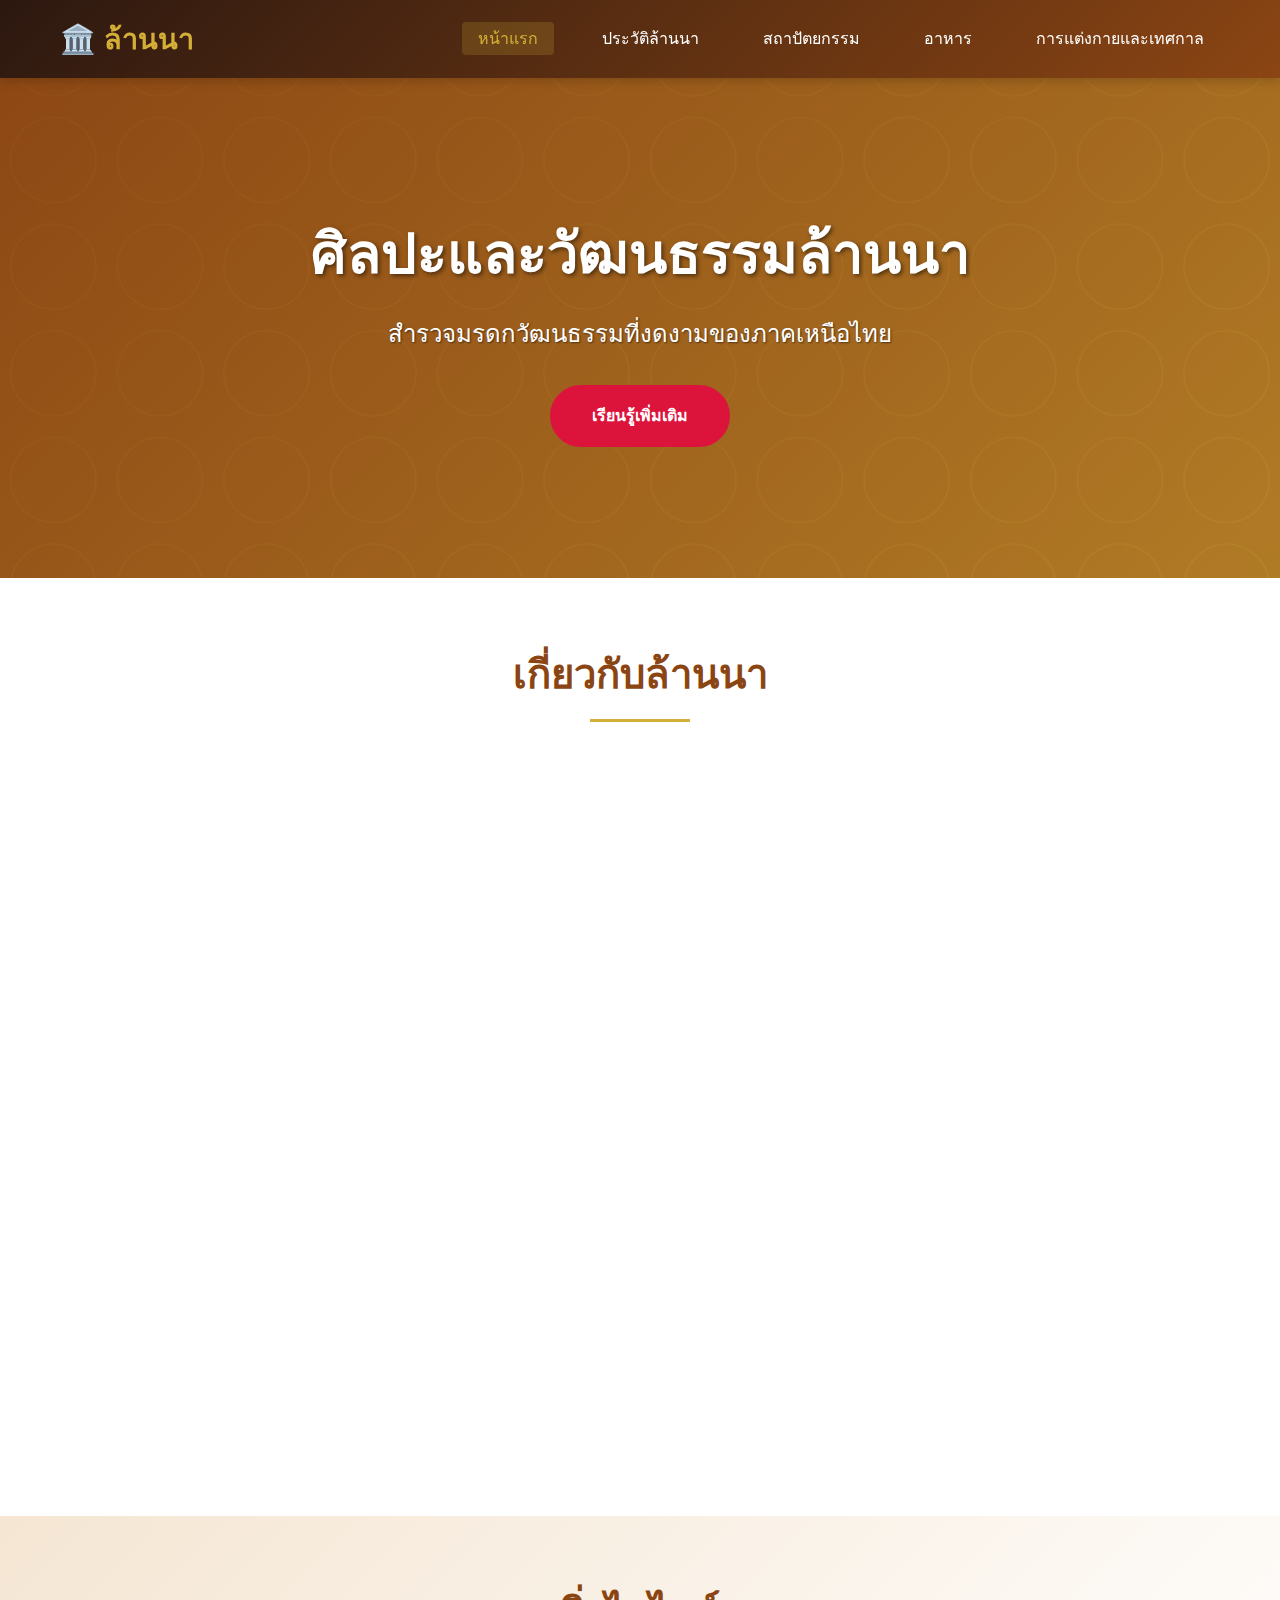
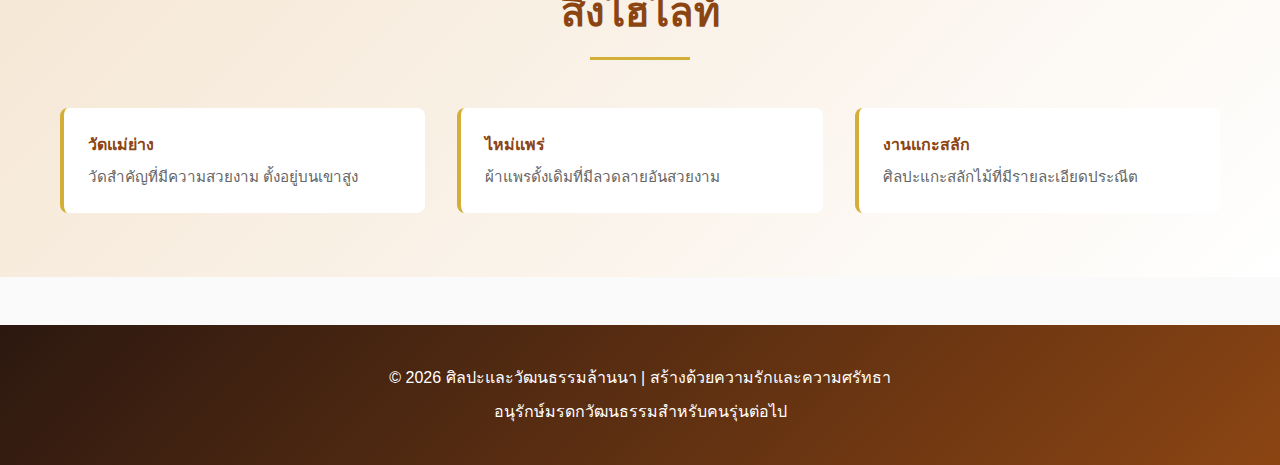
<file: index.html>
<!DOCTYPE html>
<html lang="th">
<head>
    <meta charset="UTF-8">
    <meta name="viewport" content="width=device-width, initial-scale=1.0">
    <title>ศิลปะวัฒนธรรมล้านนา - Lanna Arts & Culture</title>
    <link rel="stylesheet" href="styles.css">
</head>
<body>
    <!-- Navigation Bar -->
    <nav class="navbar">
        <div class="nav-container">
            <div class="logo">🏛️ ล้านนา</div>
            <ul class="nav-links">
                <li><a href="index.html" class="active">หน้าแรก</a></li>
                <li><a href="history.html">ประวัติล้านนา</a></li>
                <li><a href="architecture.html">สถาปัตยกรรม</a></li>
                <li><a href="food.html">อาหาร</a></li>
                <li><a href="festivals.html">การแต่งกายและเทศกาล</a></li>
                
                
            </ul>
            <div class="hamburger">
                <span></span>
                <span></span>
                <span></span>
            </div>
        </div>
    </nav>

    <!-- Hero Section -->
    <section class="hero">
        <div class="hero-content">
            <h1>ศิลปะและวัฒนธรรมล้านนา</h1>
            <p>สำรวจมรดกวัฒนธรรมที่งดงามของภาคเหนือไทย</p>
            <a href="#about" class="cta-button">เรียนรู้เพิ่มเติม</a>
        </div>
    </section>

    <!-- Featured Section -->
    <section id="about" class="featured">
        <div class="container">
            <h2>เกี่ยวกับล้านนา</h2>
            <div class="featured-grid">
                <div class="featured-card">
                    <div class="card-icon">🏛️</div>
                    <h3>ประวัติล้านนา</h3>
                    <p>สำรวจประวัติศาสตร์อันยาวนานของดินแดนลำนาและการเจริญเติบโตทางด้านศาสนา วัฒนธรรม</p>
                    <a href="history.html" class="card-link">ดูเพิ่มเติม →</a>
                </div>
                <div class="featured-card">
                    <div class="card-icon">🎨</div>
                      <h3>สถาปัตยกรรม</h3>
                    <p>ศิลปะการออกแบบและสร้างสรรค์วัด บ้านไม้เก่า และสิ่งปลูกสร้างดั้งเดิม</p>
                    <a href="architecture.html" class="card-link">ดูเพิ่มเติม →</a>
                </div>
                <div class="featured-card">
                    <div class="card-icon">🍜</div>
                    <h3>อาหาร</h3>
                    <p>อาหารพื้นบ้านและสูตรอาหารที่มีประเพณีในล้านนา</p>
                    <a href="food.html" class="card-link">ดูเพิ่มเติม →</a>

                </div>
                <div class="featured-card">
                    <div class="card-icon">🎉</div>
                    <h3>การแต่งกายและเทศกาล</h3>
                    <p>ประเพณีและงานเทศกาลที่สะท้อนความเชื่อและค่านิยมของล้านนา</p>
                    <a href="festivals.html" class="card-link">ดูเพิ่มเติม →</a>
                </div>
            </div>
        </div>
    </section>

    <!-- Highlights Section -->
    <section class="highlights">
        <div class="container">
            <h2>สิ่งไฮไลท์</h2>
            <div class="highlights-grid">
                <div class="highlight-item">
                    <h4>วัดแม่ย่าง</h4>
                    <p>วัดสำคัญที่มีความสวยงาม ตั้งอยู่บนเขาสูง</p>
                </div>
                <div class="highlight-item">
                    <h4>ไหม่แพร่</h4>
                    <p>ผ้าแพรดั้งเดิมที่มีลวดลายอันสวยงาม</p>
                </div>
                <div class="highlight-item">
                    <h4>งานแกะสลัก</h4>
                    <p>ศิลปะแกะสลักไม้ที่มีรายละเอียดประณีต</p>
                </div>
                
            </div>
        </div>
    </section>

    <!-- Footer -->
    <footer class="footer">
        <div class="container">
            <p>&copy; 2026 ศิลปะและวัฒนธรรมล้านนา | สร้างด้วยความรักและความศรัทธา</p>
            <p>อนุรักษ์มรดกวัฒนธรรมสำหรับคนรุ่นต่อไป</p>
        </div>
    </footer>

    <script src="script.js"></script>
</body>
</html>
</file>
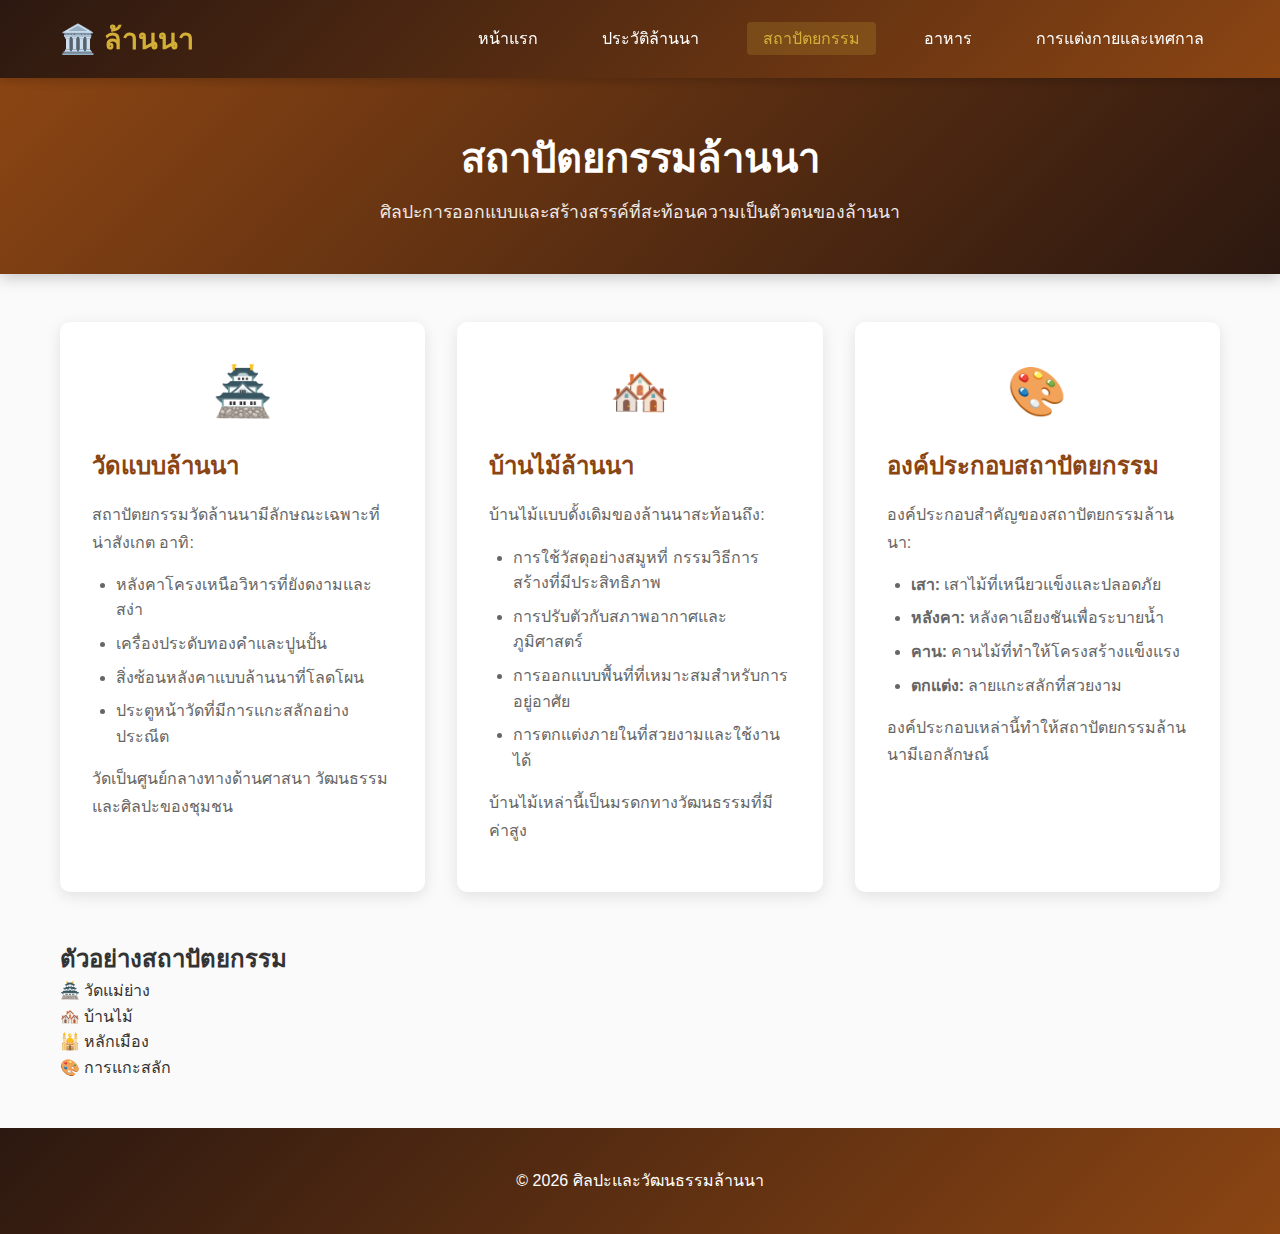
<file: architecture.html>
<!DOCTYPE html>
<html lang="th">
<head>
    <meta charset="UTF-8">
    <meta name="viewport" content="width=device-width, initial-scale=1.0">
    <title>สถาปัตยกรรมล้านนา</title>
    <link rel="stylesheet" href="styles.css">
</head>
<body>
    <!-- Navigation Bar -->
    <nav class="navbar">
        <div class="nav-container">
            <div class="logo">🏛️ ล้านนา</div>
            <ul class="nav-links">
                <li><a href="index.html" class="active">หน้าแรก</a></li>
                <li><a href="history.html">ประวัติล้านนา</a></li>
                <li><a href="architecture.html">สถาปัตยกรรม</a></li>
                <li><a href="food.html">อาหาร</a></li>
                <li><a href="festivals.html">การแต่งกายและเทศกาล</a></li>
                
                
            </ul>
            <div class="hamburger">
                <span></span>
                <span></span>
                <span></span>
            </div>
        </div>
    </nav>

    <!-- Page Header -->
    <section class="page-header">
        <h1>สถาปัตยกรรมล้านนา</h1>
        <p>ศิลปะการออกแบบและสร้างสรรค์ที่สะท้อนความเป็นตัวตนของล้านนา</p>
    </section>

    <!-- Main Content -->
    <section class="content">
        <div class="container">
            <div class="content-grid">
                <article class="article-card">
                    <div class="article-image">🏯</div>
                    <h2>วัดแบบล้านนา</h2>
                    <p>สถาปัตยกรรมวัดล้านนามีลักษณะเฉพาะที่น่าสังเกต อาทิ:</p>
                    <ul>
                        <li>หลังคาโครงเหนือวิหารที่ยังดงามและสง่า</li>
                        <li>เครื่องประดับทองคำและปูนปั้น</li>
                        <li>สิ่งซ้อนหลังคาแบบล้านนาที่โลดโผน</li>
                        <li>ประตูหน้าวัดที่มีการแกะสลักอย่างประณีต</li>
                    </ul>
                    <p>วัดเป็นศูนย์กลางทางด้านศาสนา วัฒนธรรม และศิลปะของชุมชน</p>
                </article>

                <article class="article-card">
                    <div class="article-image">🏘️</div>
                    <h2>บ้านไม้ล้านนา</h2>
                    <p>บ้านไม้แบบดั้งเดิมของล้านนาสะท้อนถึง:</p>
                    <ul>
                        <li>การใช้วัสดุอย่างสมูหที่ กรรมวิธีการสร้างที่มีประสิทธิภาพ</li>
                        <li>การปรับตัวกับสภาพอากาศและภูมิศาสตร์</li>
                        <li>การออกแบบพื้นที่ที่เหมาะสมสำหรับการอยู่อาศัย</li>
                        <li>การตกแต่งภายในที่สวยงามและใช้งานได้</li>
                    </ul>
                    <p>บ้านไม้เหล่านี้เป็นมรดกทางวัฒนธรรมที่มีค่าสูง</p>
                </article>


                <article class="article-card">
                    <div class="article-image">🎨</div>
                    <h2>องค์ประกอบสถาปัตยกรรม</h2>
                    <p>องค์ประกอบสำคัญของสถาปัตยกรรมล้านนา:</p>
                    <ul>
                        <li><strong>เสา:</strong> เสาไม้ที่เหนียวแข็งและปลอดภัย</li>
                        <li><strong>หลังคา:</strong> หลังคาเอียงชันเพื่อระบายน้ำ</li>
                        <li><strong>คาน:</strong> คานไม้ที่ทำให้โครงสร้างแข็งแรง</li>
                        <li><strong>ตกแต่ง:</strong> ลายแกะสลักที่สวยงาม</li>
                    </ul>
                    <p>องค์ประกอบเหล่านี้ทำให้สถาปัตยกรรมล้านนามีเอกลักษณ์</p>
                </article>
            </div>
        </div>
    </section>

    <!-- Gallery Preview -->
    <section class="gallery-preview">
        <div class="container">
            <h2>ตัวอย่างสถาปัตยกรรม</h2>
            <div class="image-grid">
                <div class="image-item">🏯 วัดแม่ย่าง</div>
                <div class="image-item">🏘️ บ้านไม้</div>
                <div class="image-item">🕌 หลักเมือง</div>
                <div class="image-item">🎨 การแกะสลัก</div>
            </div>
        </div>
    </section>

    <!-- Footer -->
    <footer class="footer">
        <div class="container">
            <p>&copy; 2026 ศิลปะและวัฒนธรรมล้านนา</p>
        </div>
    </footer>

    <script src="script.js"></script>
</body>
</html>
</file>
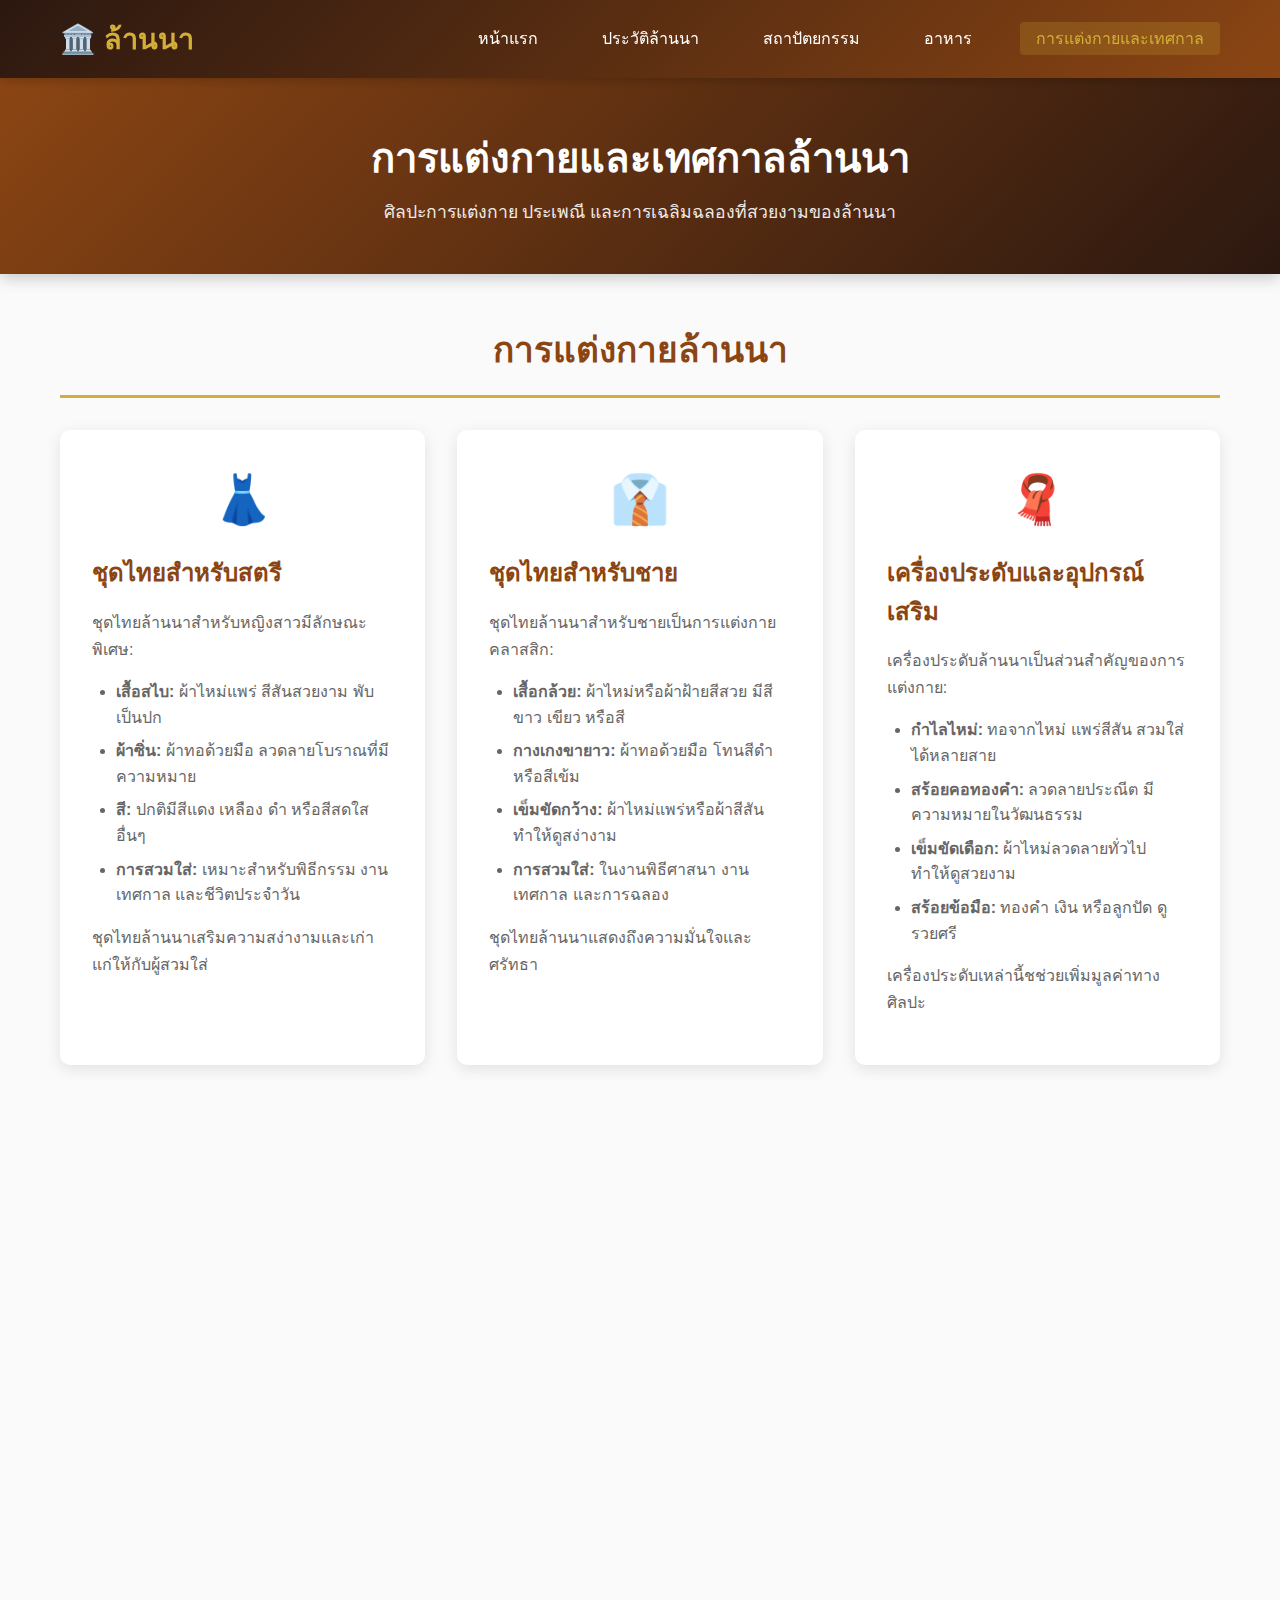
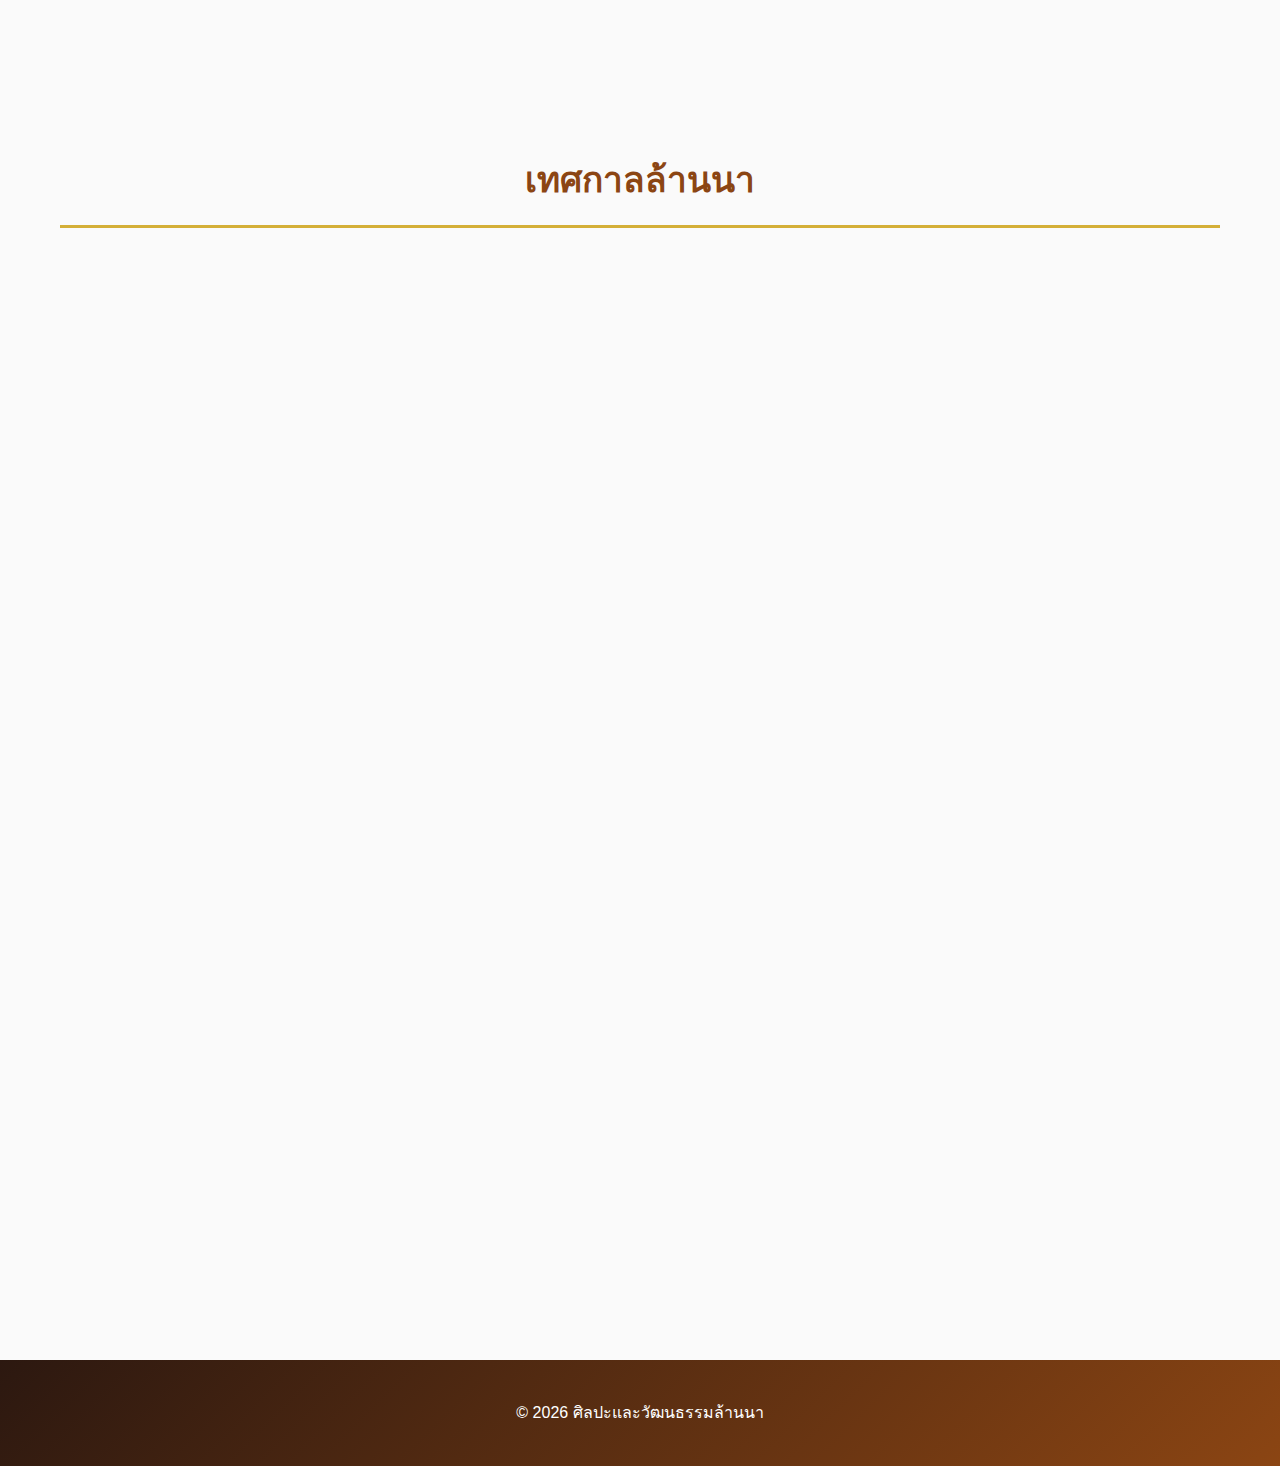
<file: festivals.html>
<!DOCTYPE html>
<html lang="th">
<head>
    <meta charset="UTF-8">
    <meta name="viewport" content="width=device-width, initial-scale=1.0">
    <title>การแต่งกายและเทศกาลล้านนา</title>
    <link rel="stylesheet" href="styles.css">
</head>
<body>
    <!-- Navigation Bar -->
    <nav class="navbar">
        <div class="nav-container">
            <div class="logo">🏛️ ล้านนา</div>
            <ul class="nav-links">
                <li><a href="index.html" class="active">หน้าแรก</a></li>
                <li><a href="history.html">ประวัติล้านนา</a></li>
                <li><a href="architecture.html">สถาปัตยกรรม</a></li>
                <li><a href="food.html">อาหาร</a></li>
                <li><a href="festivals.html">การแต่งกายและเทศกาล</a></li>
                
            </ul>
            <div class="hamburger">
                <span></span>
                <span></span>
                <span></span>
            </div>
        </div>
    </nav>

    <!-- Page Header -->
    <section class="page-header">
        <h1>การแต่งกายและเทศกาลล้านนา</h1>
        <p>ศิลปะการแต่งกาย ประเพณี และการเฉลิมฉลองที่สวยงามของล้านนา</p>
    </section>

    <!-- Main Content -->
    <section class="content">
        <div class="container">
            <!-- Section 1: Clothing -->
            <div style="margin-bottom: 3rem;">
                <h2 style="text-align: center; font-size: 2.2rem; color: #8B4513; margin-bottom: 2rem; border-bottom: 3px solid #D4AF37; padding-bottom: 1rem;">การแต่งกายล้านนา</h2>
                <div class="content-grid">
                    <article class="article-card">
                        <div class="article-image">👗</div>
                        <h2>ชุดไทยสำหรับสตรี</h2>
                        <p>ชุดไทยล้านนาสำหรับหญิงสาวมีลักษณะพิเศษ:</p>
                        <ul>
                            <li><strong>เสื้อสไบ:</strong> ผ้าไหม่แพร่ สีสันสวยงาม พับเป็นปก</li>
                            <li><strong>ผ้าซิ่น:</strong> ผ้าทอด้วยมือ ลวดลายโบราณที่มีความหมาย</li>
                            <li><strong>สี:</strong> ปกติมีสีแดง เหลือง ดำ หรือสีสดใสอื่นๆ</li>
                            <li><strong>การสวมใส่:</strong> เหมาะสำหรับพิธีกรรม งานเทศกาล และชีวิตประจำวัน</li>
                        </ul>
                        <p>ชุดไทยล้านนาเสริมความสง่างามและเก่าแก่ให้กับผู้สวมใส่</p>
                    </article>

                    <article class="article-card">
                        <div class="article-image">👔</div>
                        <h2>ชุดไทยสำหรับชาย</h2>
                        <p>ชุดไทยล้านนาสำหรับชายเป็นการแต่งกายคลาสสิก:</p>
                        <ul>
                            <li><strong>เสื้อกล้วย:</strong> ผ้าไหม่หรือผ้าฝ้ายสีสวย มีสีขาว เขียว หรือสี</li>
                            <li><strong>กางเกงขายาว:</strong> ผ้าทอด้วยมือ โทนสีดำ หรือสีเข้ม</li>
                            <li><strong>เข็มขัดกว้าง:</strong> ผ้าไหม่แพร่หรือผ้าสีสัน ทำให้ดูสง่างาม</li>
                            <li><strong>การสวมใส่:</strong> ในงานพิธีศาสนา งานเทศกาล และการฉลอง</li>
                        </ul>
                        <p>ชุดไทยล้านนาแสดงถึงความมั่นใจและศรัทธา</p>
                    </article>

                    <article class="article-card">
                        <div class="article-image">🧣</div>
                        <h2>เครื่องประดับและอุปกรณ์เสริม</h2>
                        <p>เครื่องประดับล้านนาเป็นส่วนสำคัญของการแต่งกาย:</p>
                        <ul>
                            <li><strong>กำไลไหม่:</strong> ทอจากไหม่ แพร่สีสัน สวมใส่ได้หลายสาย</li>
                            <li><strong>สร้อยคอทองคำ:</strong> ลวดลายประณีต มีความหมายในวัฒนธรรม</li>
                            <li><strong>เข็มขัดเดือก:</strong> ผ้าไหม่ลวดลายทั่วไป ทำให้ดูสวยงาม</li>
                            <li><strong>สร้อยข้อมือ:</strong> ทองคำ เงิน หรือลูกปัด ดูรวยศรี</li>
                        </ul>
                        <p>เครื่องประดับเหล่านี้ชช่วยเพิ่มมูลค่าทางศิลปะ</p>
                    </article>

                    <article class="article-card">
                        <div class="article-image">👧</div>
                        <h2>ชุดไทยสำหรับเด็ก</h2>
                        <p>เด็กๆ ที่สวมใส่ชุดไทยล้านนามีความน่ารัก:</p>
                        <ul>
                            <li><strong>เสื้อสไบเด็ก:</strong> ผ้าสีสันสดใส ขนาดเล็ก พอดีตัว</li>
                            <li><strong>ผ้าซิ่นเด็ก:</strong> ลวดลายเรียบง่าย สีสดใส เหมาะสำหรับเด็ก</li>
                            <li><strong>กำไลเด็ก:</strong> เล็กลง เบา พร้อมสีสดใส</li>
                            <li><strong>โอกาสการสวมใส่:</strong> งานเทศกาล พิธีศาสนา และวันสำคัญ</li>
                        </ul>
                        <p>การให้เด็กสวมใส่ชุดไทยล้านนาเป็นการสืบทอดวัฒนธรรม</p>
                    </article>

                    <article class="article-card">
                        <div class="article-image">🌸</div>
                        <h2>ผ้าไหม่แพร่ - ความภูมิใจของล้านนา</h2>
                        <p>ไหม่แพร่เป็นผ้าที่มีชื่อเสียงของล้านนา:</p>
                        <ul>
                            <li><strong>วัสดุ:</strong> ไหม่แพร่คุณภาพสูง ทอจากเส้นไหม่ที่นุ่ม</li>
                            <li><strong>ลวดลาย:</strong> ลายเรขาคณิต ลายเรือ ลายดอกไม้ มีความหมาย</li>
                            <li><strong>สีสัน:</strong> ส่วนใหญ่ยิ้มสีจากการย้อมธรรมชาติ</li>
                            <li><strong>กระบวนการ:</strong> ใช้เวลาหลายเดือนในการทำ ต้องทักษะมาก</li>
                        </ul>
                        <p>ไหม่แพร่คือมรดกทางวัฒนธรรมที่ลือชื่อระดับสากล</p>
                    </article>

                    <article class="article-card">
                        <div class="article-image">✨</div>
                        <h2>การแต่งตัวสำหรับพิธีศาสนา</h2>
                        <p>การแต่งกายพิเศษสำหรับพิธีกรรมศาสนา:</p>
                        <ul>
                            <li><strong>เสื้อเอก:</strong> ไหม่แพร่คุณภาพ สีที่เหมาะสม</li>
                            <li><strong>ผ้าซิ่นสูง:</strong> ทอจากไหม่ ลวดลายสวยงาม สีเข้ม</li>
                            <li><strong>เครื่องประดับทองคำ:</strong> สร้อยคอ กำไล เข็มขัด</li>
                            <li><strong>การจัดทรงผม:</strong> เกี่ยวผมเป็นทรงไทย หรือเย็บถมบนหัว</li>
                        </ul>
                        <p>การแต่งตัวสำหรับพิธีศาสนาต้องสง่างามและศรัทธา</p>
                    </article>
                </div>
            </div>

            <!-- Section 2: Festivals -->
            <div>
                <h2 style="text-align: center; font-size: 2.2rem; color: #8B4513; margin-bottom: 2rem; border-bottom: 3px solid #D4AF37; padding-bottom: 1rem;">เทศกาลล้านนา</h2>
                <div class="content-grid">
                    <article class="article-card">
                        <div class="article-image">🎇</div>
                        <h2>สงกรานต์ล้านนา</h2>
                        <p>เทศกาลสำคัญที่สุดของล้านนา:</p>
                        <ul>
                            <li>ทำน้อยสงกรานต์ (สาดน้ำ) เพื่อขอพร</li>
                            <li>การบูชาพระพุทธรูป</li>
                            <li>พิธีพระ (การห่มผ้าแฟ้น)</li>
                            <li>การรดน้ำผู้ใหญ่เพื่อขอพรใจ</li>
                        </ul>
                        <p>สงกรานต์ประจำปีนั้น เต็มไปด้วยความสุขและความศรัทธา</p>
                    </article>

                    <article class="article-card">
                        <div class="article-image">🏮</div>
                        <h2>ลอยกระทง</h2>
                        <p>เทศกาลแสง แสงสว่างในคืนกลางวันกันยายน:</p>
                        <ul>
                            <li>การลอยกระทงลงแม่น้ำเพื่อไล่เคราะห์</li>
                            <li>สัญลักษณ์ของการเริ่มต้นใหม่</li>
                            <li>การตั้งตระหนักและไตร่ตรองชีวิต</li>
                            <li>ความสวยงามของกระทงและไฟสว่าง</li>
                        </ul>
                        <p>ลอยกระทงแสดงถึงความมีจิตสำนึก</p>
                    </article>

                    <article class="article-card">
                        <div class="article-image">🎪</div>
                        <h2>เทศกาลใจ</h2>
                        <p>เทศกาลแสงสว่างและการเฉลิมฉลอง:</p>
                        <ul>
                            <li>การจัดแสดงศิลปะและการแสดง</li>
                            <li>การขายอาหารและสินค้าท้องถิ่น</li>
                            <li>เกมส์และกิจกรรมสำหรับครอบครัว</li>
                            <li>การสืบสานศิลปะและวัฒนธรรม</li>
                        </ul>
                        <p>เทศกาลใจเป็นเวลาสนุกสนานของครอบครัว</p>
                    </article>

                    <article class="article-card">
                        <div class="article-image">🎉</div>
                        <h2>ประเพณีพื้นบ้าน</h2>
                        <p>ประเพณีที่เกี่ยวกับการเกษตร:</p>
                        <ul>
                            <li>พิธีไหว้พระแม่โพสพ (เทพเจ้าแห่งข้าว)</li>
                            <li>พิธีเริ่มตัดข้าว</li>
                            <li>พิธีขึ้นไร่</li>
                            <li>การเชื่อมโยงกับวงจรธรรมชาติ</li>
                        </ul>
                        <p>ประเพณีเหล่านี้สะท้อนความสัมพันธ์กับธรรมชาติ</p>
                    </article>

                    <article class="article-card">
                        <div class="article-image">🎭</div>
                        <h2>วิทยาทรรม (ดนตรีและการแสดง)</h2>
                        <p>ศิลปะการแสดงของล้านนา:</p>
                        <ul>
                            <li>พิพิธภัณฑ์ (การแสดงทีม)</li>
                            <li>ดนตรีล้านนา</li>
                            <li>นาฏศิลป์ดั้งเดิม</li>
                            <li>เพลงบ้านเรือน</li>
                        </ul>
                        <p>ศิลปะการแสดงเป็นส่วนสำคัญของวัฒนธรรมล้านนา</p>
                    </article>

                    <article class="article-card">
                        <div class="article-image">🌸</div>
                        <h2>เทศกาลดอกไม้และหน้า</h2>
                        <p>เทศกาลที่ฉลองความสวยงามของธรรมชาติ:</p>
                        <ul>
                            <li>เทศกาลดอกแค้น (เมษายน)</li>
                            <li>เทศกาลดอกไม้บาน</li>
                            <li>พิธีสรงน้ำพระ</li>
                            <li>การใช้ดอกไม้ในพิธีกรรม</li>
                        </ul>
                        <p>เทศกาลเหล่านี้เต็มไปด้วยสี</p>
                    </article>
                </div>
            </div>
        </div>
    </section>

    <!-- Footer -->
    <footer class="footer">
        <div class="container">
            <p>&copy; 2026 ศิลปะและวัฒนธรรมล้านนา</p>
        </div>
    </footer>

    <script src="script.js"></script>
</body>
</html>
</file>
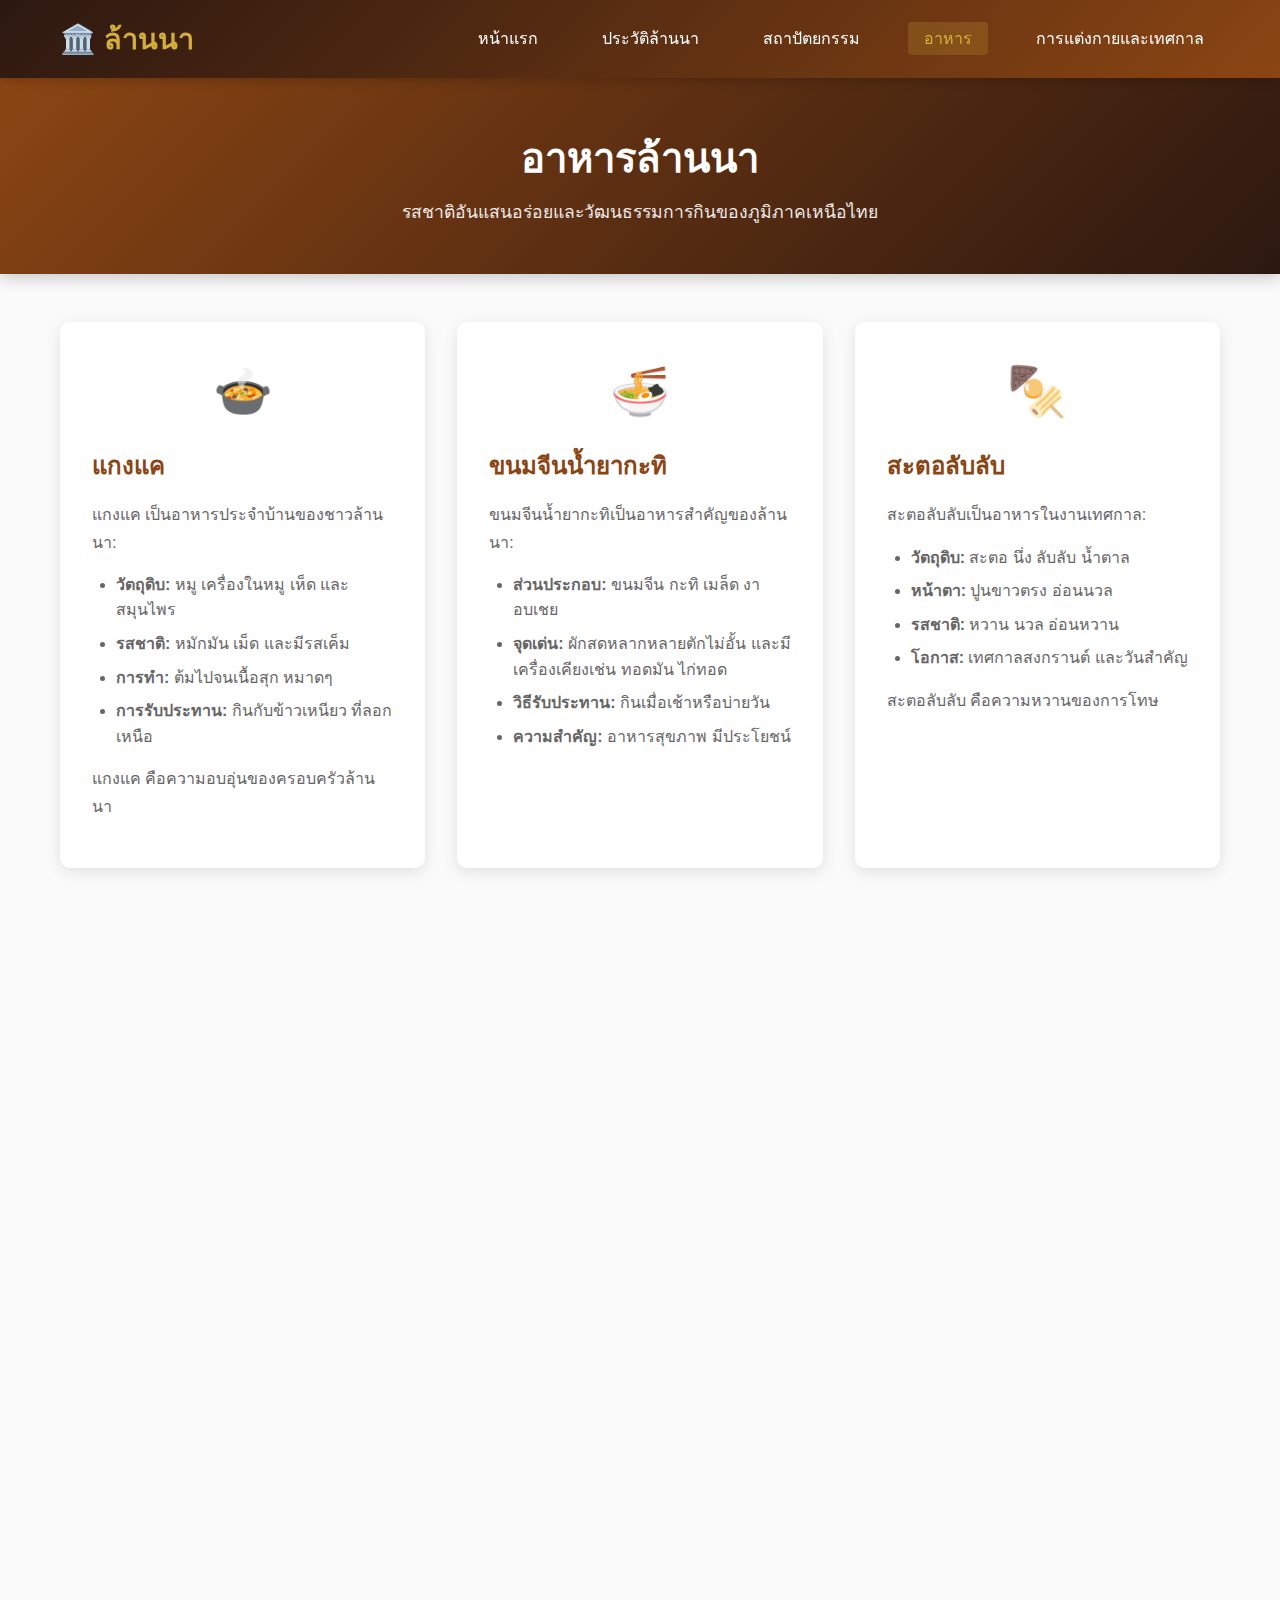
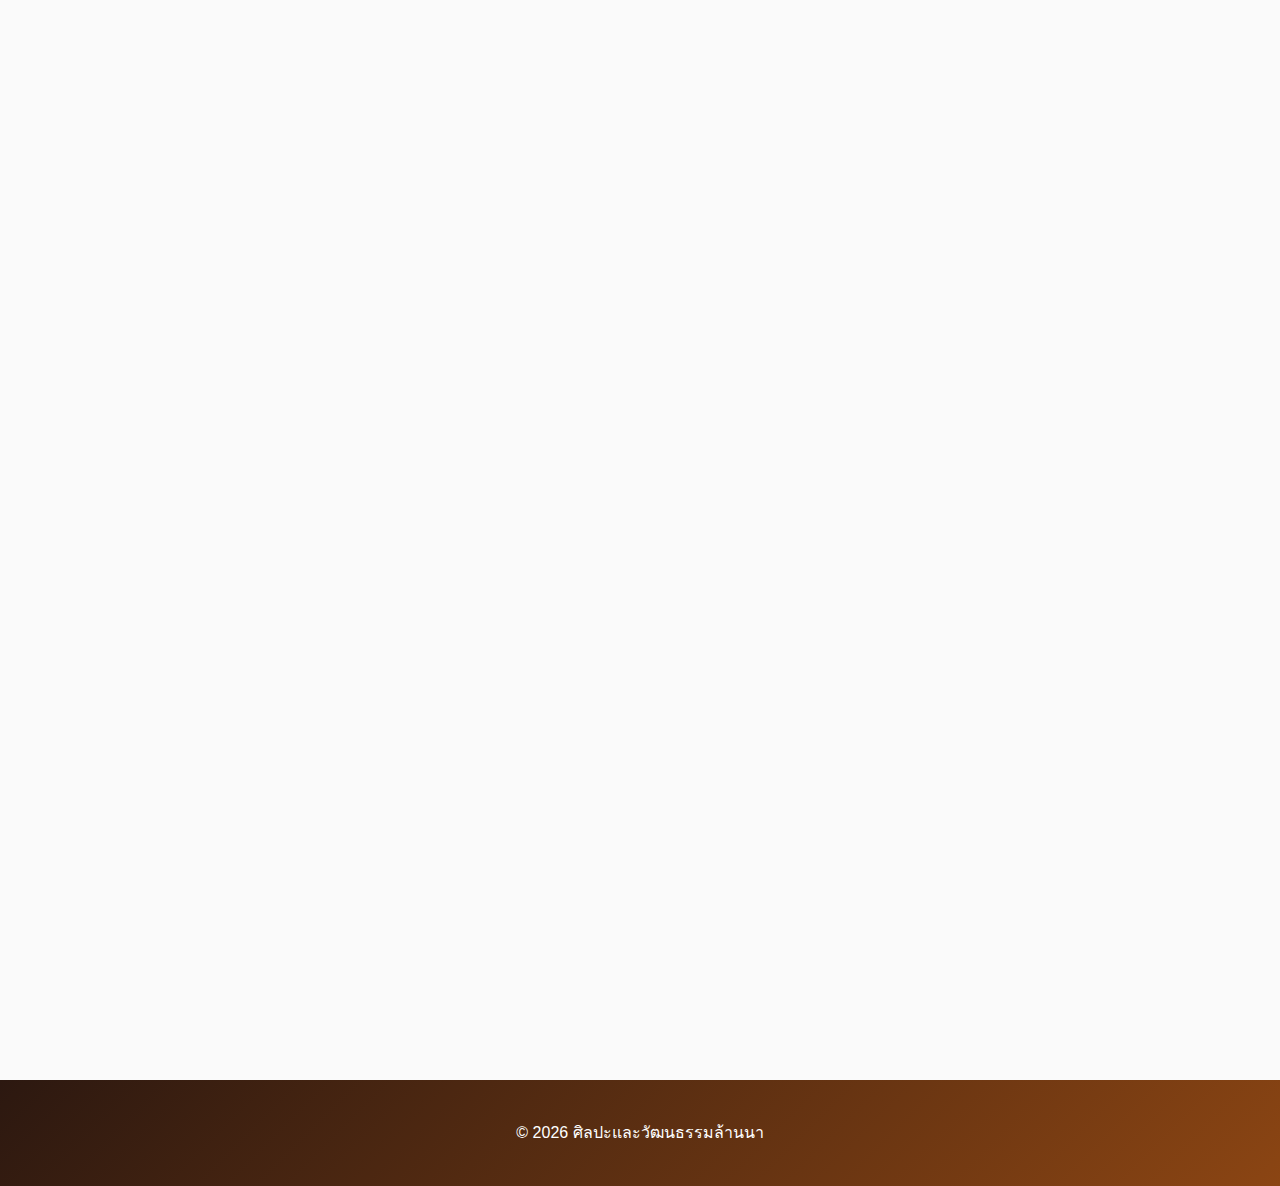
<file: food.html>
<!DOCTYPE html>
<html lang="th">
<head>
    <meta charset="UTF-8">
    <meta name="viewport" content="width=device-width, initial-scale=1.0">
    <title>อาหารล้านนา - Lanna Cuisine</title>
    <link rel="stylesheet" href="styles.css">
</head>
<body>
    <!-- Navigation Bar -->
    <nav class="navbar">
        <div class="nav-container">
            <div class="logo">🏛️ ล้านนา</div>
            <ul class="nav-links">
                <li><a href="index.html" class="active">หน้าแรก</a></li>
                <li><a href="history.html">ประวัติล้านนา</a></li>
                <li><a href="architecture.html">สถาปัตยกรรม</a></li>
                <li><a href="food.html" class="active">อาหาร</a></li>
                <li><a href="festivals.html">การแต่งกายและเทศกาล</a></li>
                
            </ul>
            <div class="hamburger">
                <span></span>
                <span></span>
                <span></span>
            </div>
        </div>
    </nav>

    <!-- Page Header -->
    <section class="page-header">
        <h1>อาหารล้านนา</h1>
        <p>รสชาติอันแสนอร่อยและวัฒนธรรมการกินของภูมิภาคเหนือไทย</p>
    </section>

    <!-- Main Content -->
    <section class="content">
        <div class="container">
            <div class="content-grid">
                <article class="article-card">
                    <div class="article-image">🍲</div>
                    <h2>แกงแค</h2>
                    <p>แกงแค เป็นอาหารประจำบ้านของชาวล้านนา:</p>
                    <ul>
                        <li><strong>วัตถุดิบ:</strong> หมู เครื่องในหมู เห็ด และสมุนไพร</li>
                        <li><strong>รสชาติ:</strong> หมักมัน เม็ด และมีรสเค็ม</li>
                        <li><strong>การทำ:</strong> ต้มไปจนเนื้อสุก หมาดๆ</li>
                        <li><strong>การรับประทาน:</strong> กินกับข้าวเหนียว ที่ลอกเหนือ</li>
                    </ul>
                    <p>แกงแค คือความอบอุ่นของครอบครัวล้านนา</p>
                </article>

                <article class="article-card">
                    <div class="article-image">🍜</div>
                    <h2>ขนมจีนน้ำยากะทิ</h2>
                    <p>ขนมจีนน้ำยากะทิเป็นอาหารสำคัญของล้านนา:</p>
                    <ul>
                        <li><strong>ส่วนประกอบ:</strong> ขนมจีน กะทิ เมล็ด งา อบเชย</li>
                        <li><strong>จุดเด่น:</strong> ผักสดหลากหลายตักไม่อั้น และมีเครื่องเคียงเช่น ทอดมัน ไก่ทอด</li>
                        <li><strong>วิธีรับประทาน:</strong> กินเมื่อเช้าหรือบ่ายวัน</li>
                        <li><strong>ความสำคัญ:</strong> อาหารสุขภาพ มีประโยชน์</li>
                    </ul>
                </article>

                <article class="article-card">
                    <div class="article-image">🍢</div>
                    <h2>สะตอลับลับ</h2>
                    <p>สะตอลับลับเป็นอาหารในงานเทศกาล:</p>
                    <ul>
                        <li><strong>วัตถุดิบ:</strong> สะตอ นึ่ง ลับลับ น้ำตาล</li>
                        <li><strong>หน้าตา:</strong> ปูนขาวตรง อ่อนนวล</li>
                        <li><strong>รสชาติ:</strong> หวาน นวล อ่อนหวาน</li>
                        <li><strong>โอกาส:</strong> เทศกาลสงกรานต์ และวันสำคัญ</li>
                    </ul>
                    <p>สะตอลับลับ คือความหวานของการโทษ</p>
                </article>

                <article class="article-card">
                    <div class="article-image">🌶️</div>
                    <h2>น้ำพริกแกง</h2>
                    <p>น้ำพริกแกง เป็นน้ำจิ้มของล้านนา:</p>
                    <ul>
                        <li><strong>วัตถุดิบ:</strong> พริก กะปิ หอม กระเทียม น้ำปลา</li>
                        <li><strong>รสชาติ:</strong> เค็ม เผ็ด มีรสชาติลึก</li>
                        <li><strong>การรับประทาน:</strong> จิ้มกับผัก ห่อ บอก</li>
                        <li><strong>ประโยชน์:</strong> ช่วยย่อยอาหาร มีเข่าสุขภาพ</li>
                    </ul>
                    <p>น้ำพริกแกง คือเสน่ห์ของอาหารล้านนา</p>
                </article>

                <article class="article-card">
                    <div class="article-image">🍚</div>
                    <h2>ข้าวเหนียวล้านนา</h2>
                    <p>ข้าวเหนียวเป็นอาหารหลักของล้านนา:</p>
                    <ul>
                        <li><strong>วิธีปรุง:</strong> นึ่งในตะกร้อ ทำให้ร้อนหร่อม</li>
                        <li><strong>คุณภาพ:</strong> เหนียว เรียบ มีกลิ่นหอม</li>
                        <li><strong>การรับประทาน:</strong> กินกับแกง น้ำพริก ฯลฯ</li>
                        <li><strong>สำคัญ:</strong> เป็นอาหารสำคัญในทุกมื้อ</li>
                    </ul>
                    <p>ข้าวเหนียวล้านนา คือจิตใจของอาหารล้านนา</p>
                </article>

                <article class="article-card">
                    <div class="article-image">🥗</div>
                    <h2>สลัดไก่ล้านนา</h2>
                    <p>สลัดไก่เป็นอาหารสดชื่นของล้านนา:</p>
                    <ul>
                        <li><strong>วัตถุดิบ:</strong> เนื้อไก่ นึ่ง พริก น้ำปลา มะนาว</li>
                        <li><strong>ผักสด:</strong> หอม ใบชะพลู ผักชี แมงดา</li>
                        <li><strong>รสชาติ:</strong> เผ็ด เปรี้ยว เค็ม สดชื่น</li>
                        <li><strong>คุณประโยชน์:</strong> อาหารให้สุขภาพ ไม่อ้วน</li>
                    </ul>
                    <p>สลัดไก่ล้านนา คือความสดชื่นของการกินเพื่อสุขภาพ</p>
                </article>

                <article class="article-card">
                    <div class="article-image">🍱</div>
                    <h2>ส้มตำล้านนา</h2>
                    <p>ส้มตำล้านนา มีความแตกต่างจากอีสาน:</p>
                    <ul>
                        <li><strong>วัตถุดิบ:</strong> มะละกอ พริก กระเทียม น้ำปลา</li>
                        <li><strong>ลักษณะ:</strong> ไม่หลวมเหมือนอีสาน ยัก่อมดี</li>
                        <li><strong>รสชาติ:</strong> เผ็ด เปรี้ยว เค็ม ลึก</li>
                        <li><strong>อาหารจำนวน:</strong> กินกับข้าวเหนียว เนื้อย่าง</li>
                    </ul>
                    <p>ส้มตำล้านนา คือความจำเพาะของภูมิภาค</p>
                </article>

                <article class="article-card">
                    <div class="article-image">🍖</div>
                    <h2>เนื้อย่างล้านนา</h2>
                    <p>เนื้อย่างเป็นอาหารพิเศษของล้านนา:</p>
                    <ul>
                        <li><strong>วัตถุดิบ:</strong> เนื้อหมู เนื้อไก่ เนื้อไก่ แล่</li>
                        <li><strong>วิธีย่าง:</strong> ย่างบนถ่าน หรือเตาไฟ</li>
                        <li><strong>รสชาติ:</strong> หอม เหมือน มีเศษเหล้า</li>
                        <li><strong>โอกาส:</strong> งานเทศกาล ปาร์ตี้ เลี้ยงครอบครัว</li>
                    </ul>
                    <p>เนื้อย่างล้านนา คือความอร่อยที่เรียบง่าย</p>
                </article>

                <article class="article-card">
                    <div class="article-image">🍵</div>
                    <h2>เหล้าข้าวนึ่ง</h2>
                    <p>เหล้าข้าวนึ่ง เป็นเครื่องดื่มดั้งเดิมของล้านนา:</p>
                    <ul>
                        <li><strong>วัตถุดิบ:</strong> ข้าว ยีสต์ น้ำ</li>
                        <li><strong>วิธีทำ:</strong> หมักเป็นเวลา หลายวัน หรือหลายเดือน</li>
                        <li><strong>กำลังแอลกอฮอล์:</strong> สูง ประมาณ 15-25 ร้อยละ</li>
                        <li><strong>การรับประทาน:</strong> ดื่มช่วง เทศกาล งานเลี้ยง</li>
                    </ul>
                    <p>เหล้าข้าวนึ่ง คือวัฒนธรรมการดื่มของล้านนา</p>
                </article>

                <article class="article-card">
                    <div class="article-image">🍵</div>
                    <h2>บัวลอย</h2>
                    <p>บัวลอย เป็นขนมหวานของล้านนา:</p>
                    <ul>
                        <li><strong>วัตถุดิบ:</strong> แป้ง น้ำตาล น้ำกะทิ</li>
                        <li><strong>หน้าตา:</strong> ลูกบอลสีขาว แพลง ลี</li>
                        <li><strong>รสชาติ:</strong> นวล หวาน มีกลิ่นการ์ดาร้อม</li>
                        <li><strong>การรับประทาน:</strong> กินร้อนๆ ควรน้ำร้อน</li>
                    </ul>
                    <p>บัวลอย คือความหวานที่ได้ใจ</p>
                </article>

                <article class="article-card">
                    <div class="article-image">🌾</div>
                    <h2>วัฒนธรรมการกินของล้านนา</h2>
                    <p>อาหารล้านนามีคุณลักษณะเฉพาะ:</p>
                    <ul>
                        <li><strong>การใช้วัตถุดิบ:</strong> ใช้ผักสด เข่าสุก เหล้า</li>
                        <li><strong>วิธีปรุง:</strong> อบ ต้ม ย่าง นึ่ง ราด</li>
                        <li><strong>รสชาติ:</strong> สมดุลระหว่างเค็ม เผ็ด เปรี้ยว หวาน</li>
                        <li><strong>ความสำคัญ:</strong> ส่วนหนึ่งของการเฉลิมฉลองเทศกาล</li>
                    </ul>
                    <p>วัฒนธรรมการกินของล้านนา คือศิลปะที่สตทำ</p>
                </article>

                <article class="article-card">
                    <div class="article-image">👨‍🍳</div>
                    <h2>การสืบทอดสูตรอาหารล้านนา</h2>
                    <p>การอนุรักษ์สูตรอาหารล้านนา:</p>
                    <ul>
                        <li><strong>การสอน:</strong> ผู้สูงอายุสอนลูกหลาน วิธีปรุงอาหาร</li>
                        <li><strong>วัตถุดิบ:</strong> การเก็บ การจัดเก็บ การเลือกวัตถุดิบ</li>
                        <li><strong>งานบอก:</strong> จัดการแสดงอาหารล้านนา ประกวด</li>
                        <li><strong>เอกสาร:</strong> บันทึกสูตร ประเพณี วัตถุดิบ</li>
                    </ul>
                    <p>การสืบทอด คือหน้าที่ของแต่ละคนเพื่อรักษาอาหารล้านนา</p>
                </article>
            </div>
        </div>
    </section>

    <!-- Footer -->
    <footer class="footer">
        <div class="container">
            <p>&copy; 2026 ศิลปะและวัฒนธรรมล้านนา</p>
        </div>
    </footer>

    <script src="script.js"></script>
</body>
</html>
</file>
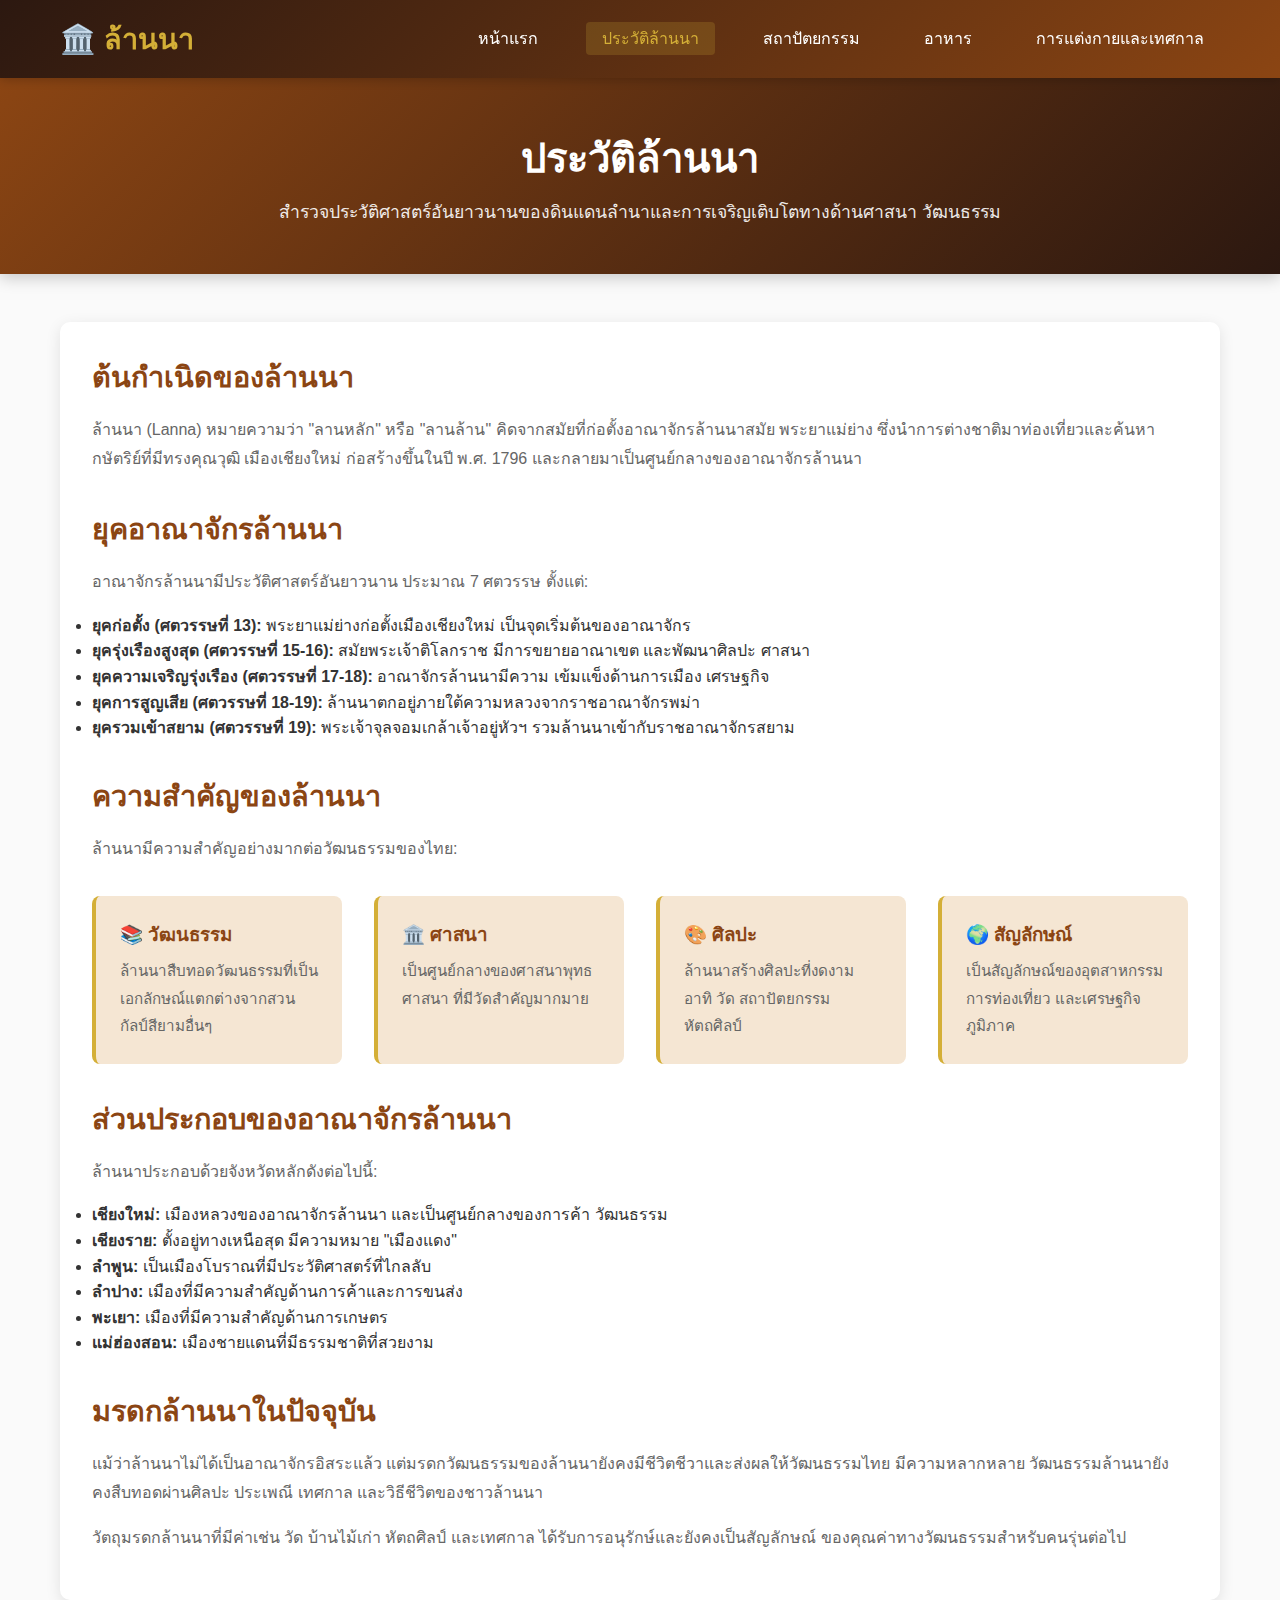
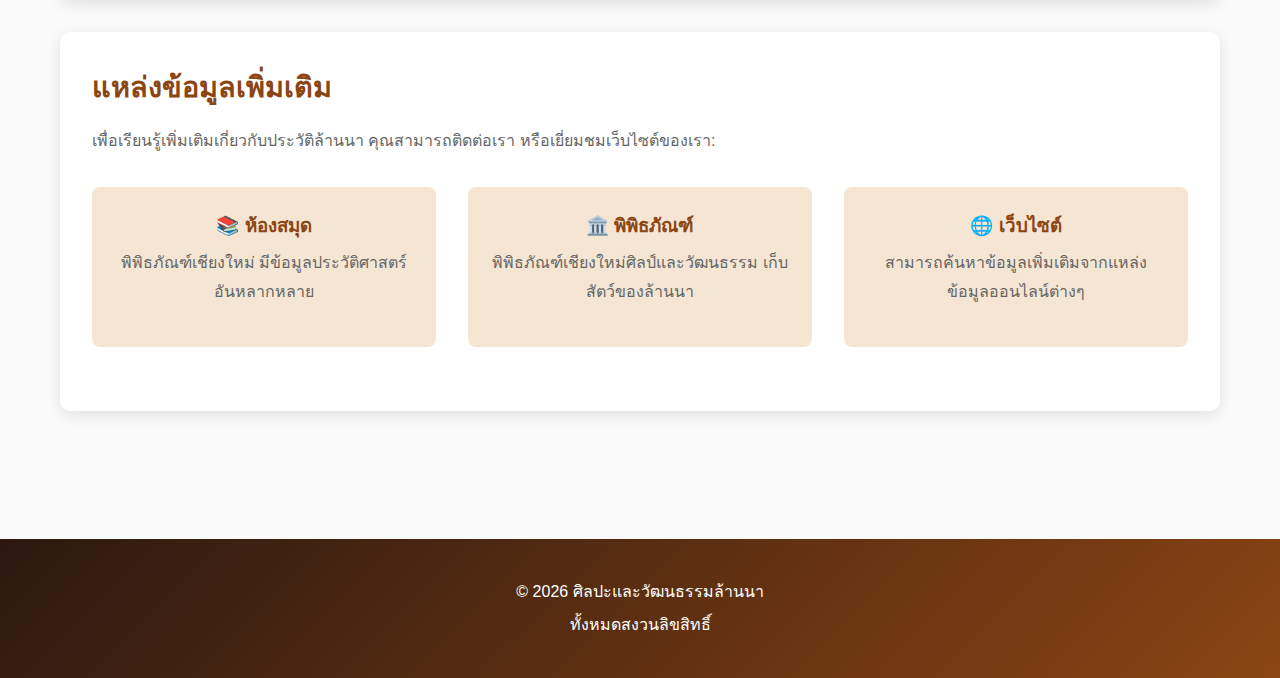
<file: history.html>
<!DOCTYPE html>
<html lang="th">
<head>
    <meta charset="UTF-8">
    <meta name="viewport" content="width=device-width, initial-scale=1.0">
    <title>ประวัติล้านนา - Lanna History</title>
    <link rel="stylesheet" href="styles.css">
</head>
<body>
    <!-- Navigation Bar -->
    <nav class="navbar">
        <div class="nav-container">
            <div class="logo">🏛️ ล้านนา</div>
            <ul class="nav-links">
                <li><a href="index.html" class="active">หน้าแรก</a></li>
                <li><a href="history.html">ประวัติล้านนา</a></li>
                <li><a href="architecture.html">สถาปัตยกรรม</a></li>
                <li><a href="food.html">อาหาร</a></li>
                <li><a href="festivals.html">การแต่งกายและเทศกาล</a></li>
                
                
            </ul>
            <div class="hamburger">
                <span></span>
                <span></span>
                <span></span>
            </div>
        </div>
    </nav>

    <!-- Page Header -->
    <section class="page-header">
        <h1>ประวัติล้านนา</h1>
        <p>สำรวจประวัติศาสตร์อันยาวนานของดินแดนลำนาและการเจริญเติบโตทางด้านศาสนา วัฒนธรรม</p>
    </section>

    <!-- Main Content -->
    <section class="content">
        <div class="container">
            <article class="about-content">
                <h2>ต้นกำเนิดของล้านนา</h2>
                <p>
                    ล้านนา (Lanna) หมายความว่า "ลานหลัก" หรือ "ลานล้าน" คิดจากสมัยที่ก่อตั้งอาณาจักรล้านนาสมัย
                    พระยาแม่ย่าง ซึ่งนำการต่างชาติมาท่องเที่ยวและค้นหากษัตริย์ที่มีทรงคุณวุฒิ เมืองเชียงใหม่
                    ก่อสร้างขึ้นในปี พ.ศ. 1796 และกลายมาเป็นศูนย์กลางของอาณาจักรล้านนา
                </p>

                <h2>ยุคอาณาจักรล้านนา</h2>
                <p>
                    อาณาจักรล้านนามีประวัติศาสตร์อันยาวนาน ประมาณ 7 ศตวรรษ ตั้งแต่:
                </p>
                <ul>
                    <li><strong>ยุคก่อตั้ง (ศตวรรษที่ 13):</strong> พระยาแม่ย่างก่อตั้งเมืองเชียงใหม่ เป็นจุดเริ่มต้นของอาณาจักร</li>
                    <li><strong>ยุครุ่งเรืองสูงสุด (ศตวรรษที่ 15-16):</strong> สมัยพระเจ้าติโลกราช มีการขยายอาณาเขต และพัฒนาศิลปะ ศาสนา</li>
                    <li><strong>ยุคความเจริญรุ่งเรือง (ศตวรรษที่ 17-18):</strong> อาณาจักรล้านนามีความ เข้มแข็งด้านการเมือง เศรษฐกิจ</li>
                    <li><strong>ยุคการสูญเสีย (ศตวรรษที่ 18-19):</strong> ล้านนาตกอยู่ภายใต้ความหลวงจากราชอาณาจักรพม่า</li>
                    <li><strong>ยุครวมเข้าสยาม (ศตวรรษที่ 19):</strong> พระเจ้าจุลจอมเกล้าเจ้าอยู่หัวฯ รวมล้านนาเข้ากับราชอาณาจักรสยาม</li>
                </ul>

                <h2>ความสำคัญของล้านนา</h2>
                <p>
                    ล้านนามีความสำคัญอย่างมากต่อวัฒนธรรมของไทย:
                </p>
                
                <div class="about-grid">
                    <div class="about-item">
                        <h3>📚 วัฒนธรรม</h3>
                        <p>ล้านนาสืบทอดวัฒนธรรมที่เป็นเอกลักษณ์แตกต่างจากสวนกัลป์สียามอื่นๆ</p>
                    </div>
                    <div class="about-item">
                        <h3>🏛️ ศาสนา</h3>
                        <p>เป็นศูนย์กลางของศาสนาพุทธศาสนา ที่มีวัดสำคัญมากมาย</p>
                    </div>
                    <div class="about-item">
                        <h3>🎨 ศิลปะ</h3>
                        <p>ล้านนาสร้างศิลปะที่งดงาม อาทิ วัด สถาปัตยกรรม หัตถศิลป์</p>
                    </div>
                    <div class="about-item">
                        <h3>🌍 สัญลักษณ์</h3>
                        <p>เป็นสัญลักษณ์ของอุตสาหกรรมการท่องเที่ยว และเศรษฐกิจภูมิภาค</p>
                    </div>
                </div>

                <h2>ส่วนประกอบของอาณาจักรล้านนา</h2>
                <p>
                    ล้านนาประกอบด้วยจังหวัดหลักดังต่อไปนี้:
                </p>
                <ul>
                    <li><strong>เชียงใหม่:</strong> เมืองหลวงของอาณาจักรล้านนา และเป็นศูนย์กลางของการค้า วัฒนธรรม</li>
                    <li><strong>เชียงราย:</strong> ตั้งอยู่ทางเหนือสุด มีความหมาย "เมืองแดง"</li>
                    <li><strong>ลำพูน:</strong> เป็นเมืองโบราณที่มีประวัติศาสตร์ที่ไกลลับ</li>
                    <li><strong>ลำปาง:</strong> เมืองที่มีความสำคัญด้านการค้าและการขนส่ง</li>
                    <li><strong>พะเยา:</strong> เมืองที่มีความสำคัญด้านการเกษตร</li>
                    <li><strong>แม่ฮ่องสอน:</strong> เมืองชายแดนที่มีธรรมชาติที่สวยงาม</li>
                </ul>

                <h2>มรดกล้านนาในปัจจุบัน</h2>
                <p>
                    แม้ว่าล้านนาไม่ได้เป็นอาณาจักรอิสระแล้ว แต่มรดกวัฒนธรรมของล้านนายังคงมีชีวิตชีวาและส่งผลให้วัฒนธรรมไทย
                    มีความหลากหลาย วัฒนธรรมล้านนายังคงสืบทอดผ่านศิลปะ ประเพณี เทศกาล และวิธีชีวิตของชาวล้านนา
                </p>
                <p>
                    วัตถุมรดกล้านนาที่มีค่าเช่น วัด บ้านไม้เก่า หัตถศิลป์ และเทศกาล ได้รับการอนุรักษ์และยังคงเป็นสัญลักษณ์
                    ของคุณค่าทางวัฒนธรรมสำหรับคนรุ่นต่อไป
                </p>
            </article>

            <article class="contact-section">
                <h2>แหล่งข้อมูลเพิ่มเติม</h2>
                <p>เพื่อเรียนรู้เพิ่มเติมเกี่ยวกับประวัติล้านนา คุณสามารถติดต่อเรา หรือเยี่ยมชมเว็บไซต์ของเรา:</p>
                
                <div class="contact-grid">
                    <div class="contact-item">
                        <h3>📚 ห้องสมุด</h3>
                        <p>พิพิธภัณฑ์เชียงใหม่ มีข้อมูลประวัติศาสตร์อันหลากหลาย</p>
                    </div>
                    <div class="contact-item">
                        <h3>🏛️ พิพิธภัณฑ์</h3>
                        <p>พิพิธภัณฑ์เชียงใหม่ศิลป์และวัฒนธรรม เก็บสัตว์ของล้านนา</p>
                    </div>
                    <div class="contact-item">
                        <h3>🌐 เว็บไซต์</h3>
                        <p>สามารถค้นหาข้อมูลเพิ่มเติมจากแหล่งข้อมูลออนไลน์ต่างๆ</p>
                    </div>
                </div>

                
                </form>
            </article>
        </div>
    </section>

    <!-- Footer -->
    <footer class="footer">
        <div class="container">
            <p>&copy; 2026 ศิลปะและวัฒนธรรมล้านนา</p>
            <p>ทั้งหมดสงวนลิขสิทธิ์</p>
            
        </div>
    </footer>

    <script src="script.js"></script>
</body>
</html>
</file>
<file: styles.css>
/* ===================================
   LANNA ARTS & CULTURE WEBSITE
   Responsive Design CSS
   ==================================== */

* {
    margin: 0;
    padding: 0;
    box-sizing: border-box;
}

:root {
    --primary-color: #8B4513;
    --secondary-color: #D4AF37;
    --accent-color: #DC143C;
    --dark-color: #2C1810;
    --light-color: #F5E6D3;
    --text-color: #333;
    --border-color: #D4AF37;
}

html {
    scroll-behavior: smooth;
}

body {
    font-family: 'Segoe UI', Tahoma, Geneva, Verdana, sans-serif;
    line-height: 1.6;
    color: var(--text-color);
    background-color: #fafafa;
}

.container {
    max-width: 1200px;
    margin: 0 auto;
    padding: 0 20px;
}

/* ===================================
   NAVIGATION BAR
   ==================================== */

.navbar {
    background: linear-gradient(135deg, var(--dark-color) 0%, var(--primary-color) 100%);
    padding: 1rem 0;
    position: sticky;
    top: 0;
    z-index: 1000;
    box-shadow: 0 2px 10px rgba(0, 0, 0, 0.2);
}

.nav-container {
    max-width: 1200px;
    margin: 0 auto;
    padding: 0 20px;
    display: flex;
    justify-content: space-between;
    align-items: center;
}

.logo {
    font-size: 1.8rem;
    font-weight: bold;
    color: var(--secondary-color);
    cursor: pointer;
    text-decoration: none;
}

.nav-links {
    display: flex;
    list-style: none;
    gap: 2rem;
}

.nav-links a {
    color: white;
    text-decoration: none;
    font-weight: 500;
    transition: all 0.3s ease;
    padding: 0.5rem 1rem;
    border-radius: 4px;
}

.nav-links a:hover,
.nav-links a.active {
    color: var(--secondary-color);
    background-color: rgba(212, 175, 55, 0.2);
}

.hamburger {
    display: none;
    flex-direction: column;
    cursor: pointer;
}

.hamburger span {
    width: 25px;
    height: 3px;
    background-color: white;
    margin: 5px 0;
    transition: 0.3s;
}

/* ===================================
   HERO SECTION
   ==================================== */

.hero {
    background: linear-gradient(135deg, rgba(139, 69, 19, 0.8), rgba(212, 175, 55, 0.6)), 
                url('data:image/svg+xml,<svg xmlns="http://www.w3.org/2000/svg" viewBox="0 0 1200 600"><defs><pattern id="pattern" x="0" y="0" width="100" height="100" patternUnits="userSpaceOnUse"><circle cx="50" cy="50" r="40" fill="none" stroke="%23D4AF37" stroke-width="1" opacity="0.3"/></pattern></defs><rect width="1200" height="600" fill="%238B4513"/><rect width="1200" height="600" fill="url(%23pattern)"/></svg>');
    background-attachment: fixed;
    height: 500px;
    display: flex;
    align-items: center;
    justify-content: center;
    color: white;
    text-align: center;
}

.hero-content h1 {
    font-size: 3.5rem;
    margin-bottom: 1rem;
    text-shadow: 2px 2px 4px rgba(0, 0, 0, 0.5);
    animation: fadeInDown 0.8s ease-out;
}

.hero-content p {
    font-size: 1.5rem;
    margin-bottom: 2rem;
    text-shadow: 1px 1px 2px rgba(0, 0, 0, 0.5);
    animation: fadeInUp 0.8s ease-out;
}

.cta-button {
    display: inline-block;
    background-color: var(--accent-color);
    color: white;
    padding: 1rem 2.5rem;
    border-radius: 50px;
    text-decoration: none;
    font-weight: bold;
    transition: all 0.3s ease;
    cursor: pointer;
    border: 2px solid var(--accent-color);
}

.cta-button:hover {
    background-color: transparent;
    color: white;
    transform: scale(1.05);
}

/* ===================================
   FEATURED SECTION
   ==================================== */

.featured {
    padding: 4rem 0;
    background-color: white;
}

.featured h2 {
    text-align: center;
    font-size: 2.5rem;
    margin-bottom: 3rem;
    color: var(--primary-color);
    position: relative;
    padding-bottom: 1rem;
}

.featured h2::after {
    content: '';
    position: absolute;
    bottom: 0;
    left: 50%;
    transform: translateX(-50%);
    width: 100px;
    height: 3px;
    background: var(--secondary-color);
}

.featured-grid {
    display: grid;
    grid-template-columns: repeat(auto-fit, minmax(300px, 1fr));
    gap: 2rem;
}

.featured-card {
    background: white;
    padding: 2rem;
    border-radius: 10px;
    box-shadow: 0 4px 15px rgba(0, 0, 0, 0.1);
    text-align: center;
    transition: all 0.3s ease;
    border-top: 4px solid var(--primary-color);
}

.featured-card:hover {
    transform: translateY(-10px);
    box-shadow: 0 8px 25px rgba(0, 0, 0, 0.15);
}

.card-icon {
    font-size: 3rem;
    margin-bottom: 1rem;
}

.featured-card h3 {
    color: var(--primary-color);
    margin-bottom: 1rem;
    font-size: 1.5rem;
}

.featured-card p {
    color: #666;
    margin-bottom: 1rem;
    line-height: 1.7;
}

.card-link {
    color: var(--accent-color);
    text-decoration: none;
    font-weight: bold;
    transition: color 0.3s ease;
}

.card-link:hover {
    color: var(--primary-color);
}

/* ===================================
   HIGHLIGHTS SECTION
   ==================================== */

.highlights {
    padding: 4rem 0;
    background: linear-gradient(135deg, var(--light-color) 0%, white 100%);
}

.highlights h2 {
    text-align: center;
    font-size: 2.5rem;
    margin-bottom: 3rem;
    color: var(--primary-color);
    position: relative;
    padding-bottom: 1rem;
}

.highlights h2::after {
    content: '';
    position: absolute;
    bottom: 0;
    left: 50%;
    transform: translateX(-50%);
    width: 100px;
    height: 3px;
    background: var(--secondary-color);
}

.highlights-grid {
    display: grid;
    grid-template-columns: repeat(auto-fit, minmax(250px, 1fr));
    gap: 2rem;
}

.highlight-item {
    background: white;
    padding: 1.5rem;
    border-radius: 8px;
    border-left: 4px solid var(--secondary-color);
    transition: all 0.3s ease;
}

.highlight-item:hover {
    box-shadow: 0 4px 15px rgba(0, 0, 0, 0.1);
}

.highlight-item h4 {
    color: var(--primary-color);
    margin-bottom: 0.5rem;
}

.highlight-item p {
    color: #666;
    font-size: 0.95rem;
}

/* ===================================
   PAGE HEADER
   ==================================== */

.page-header {
    background: linear-gradient(135deg, var(--primary-color), var(--dark-color));
    color: white;
    padding: 3rem 0;
    text-align: center;
    box-shadow: 0 4px 15px rgba(0, 0, 0, 0.2);
}

.page-header h1 {
    font-size: 2.5rem;
    margin-bottom: 0.5rem;
}

.page-header p {
    font-size: 1.1rem;
    opacity: 0.9;
}

/* ===================================
   CONTENT SECTION
   ==================================== */

.content {
    padding: 3rem 0;
    min-height: 60vh;
}

.content-grid {
    display: grid;
    grid-template-columns: repeat(auto-fit, minmax(320px, 1fr));
    gap: 2rem;
}

.article-card {
    background: white;
    padding: 2rem;
    border-radius: 10px;
    box-shadow: 0 4px 15px rgba(0, 0, 0, 0.1);
    transition: all 0.3s ease;
}

.article-card:hover {
    transform: translateY(-5px);
    box-shadow: 0 8px 25px rgba(0, 0, 0, 0.15);
}

.article-image {
    font-size: 3rem;
    margin-bottom: 1rem;
    text-align: center;
}

.article-card h2 {
    color: var(--primary-color);
    margin-bottom: 1rem;
    font-size: 1.5rem;
}

.article-card p {
    color: #666;
    margin-bottom: 1rem;
    line-height: 1.7;
}

.article-card ul {
    margin-left: 1.5rem;
    margin-bottom: 1rem;
}

.article-card li {
    margin-bottom: 0.5rem;
    color: #666;
}

/* ===================================
   GALLERY SECTION
   ==================================== */

.gallery-section {
    padding: 3rem 0;
    background: white;
}

.gallery-section h2 {
    text-align: center;
    font-size: 2.5rem;
    margin-bottom: 2rem;
    color: var(--primary-color);
}

.gallery-filters {
    display: flex;
    justify-content: center;
    gap: 1rem;
    margin-bottom: 3rem;
    flex-wrap: wrap;
}

.filter-btn {
    padding: 0.5rem 1.5rem;
    border: 2px solid var(--primary-color);
    background: transparent;
    color: var(--primary-color);
    border-radius: 25px;
    cursor: pointer;
    transition: all 0.3s ease;
    font-weight: 500;
}

.filter-btn:hover,
.filter-btn.active {
    background: var(--primary-color);
    color: white;
}

.gallery-grid {
    display: grid;
    grid-template-columns: repeat(auto-fill, minmax(250px, 1fr));
    gap: 2rem;
}

.gallery-item {
    background: white;
    border-radius: 10px;
    overflow: hidden;
    box-shadow: 0 4px 15px rgba(0, 0, 0, 0.1);
    transition: all 0.3s ease;
    cursor: pointer;
    display: none;
}

.gallery-item.active {
    display: block;
}

.gallery-item:hover {
    transform: scale(1.05);
    box-shadow: 0 8px 25px rgba(0, 0, 0, 0.15);
}

.gallery-placeholder {
    width: 100%;
    height: 250px;
    background: linear-gradient(135deg, var(--light-color), white);
    display: flex;
    align-items: center;
    justify-content: center;
    font-size: 4rem;
}

.gallery-caption {
    padding: 1rem;
    background: var(--light-color);
    color: var(--primary-color);
    font-weight: 500;
    text-align: center;
}

/* Show all items initially */
.gallery-item {
    display: block;
}

/* ===================================
   GALLERY INFO SECTION
   ==================================== */

.gallery-info {
    background: linear-gradient(135deg, var(--primary-color), var(--dark-color));
    color: white;
    padding: 3rem 0;
    text-align: center;
}

.gallery-info h2 {
    font-size: 2rem;
    margin-bottom: 1rem;
}

.gallery-info p {
    max-width: 600px;
    margin: 0 auto 1rem;
    font-size: 1.05rem;
}

/* ===================================
   ABOUT SECTION
   ==================================== */

.about-content,
.contact-section {
    background: white;
    padding: 2rem;
    border-radius: 10px;
    margin-bottom: 2rem;
    box-shadow: 0 4px 15px rgba(0, 0, 0, 0.1);
}

.about-content h2,
.contact-section h2 {
    color: var(--primary-color);
    margin-top: 2rem;
    margin-bottom: 1rem;
    font-size: 1.8rem;
}

.about-content h2:first-child,
.contact-section h2:first-child {
    margin-top: 0;
}

.about-content p,
.contact-section p {
    color: #666;
    margin-bottom: 1rem;
    line-height: 1.8;
}

.about-grid {
    display: grid;
    grid-template-columns: repeat(auto-fit, minmax(250px, 1fr));
    gap: 2rem;
    margin: 2rem 0;
}

.about-item {
    background: var(--light-color);
    padding: 1.5rem;
    border-radius: 8px;
    border-left: 4px solid var(--secondary-color);
}

.about-item h3 {
    color: var(--primary-color);
    margin-bottom: 0.5rem;
}

.about-item p {
    color: #666;
    font-size: 0.95rem;
    margin-bottom: 0;
}

/* ===================================
   CONTACT SECTION
   ==================================== */

.contact-grid {
    display: grid;
    grid-template-columns: repeat(auto-fit, minmax(250px, 1fr));
    gap: 2rem;
    margin: 2rem 0;
}

.contact-item {
    background: var(--light-color);
    padding: 1.5rem;
    border-radius: 8px;
    text-align: center;
}

.contact-item h3 {
    color: var(--primary-color);
    margin-bottom: 0.5rem;
}

.contact-item a {
    color: var(--accent-color);
    text-decoration: none;
    font-weight: 500;
    transition: color 0.3s ease;
}

.contact-item a:hover {
    color: var(--primary-color);
}

/* ===================================
   CONTACT FORM
   ==================================== */

.contact-form {
    max-width: 600px;
    margin: 2rem auto;
}

.form-group {
    margin-bottom: 1.5rem;
}

.form-group label {
    display: block;
    margin-bottom: 0.5rem;
    color: var(--primary-color);
    font-weight: 500;
}

.form-group input,
.form-group textarea {
    width: 100%;
    padding: 0.75rem;
    border: 2px solid var(--border-color);
    border-radius: 5px;
    font-family: inherit;
    transition: border-color 0.3s ease;
}

.form-group input:focus,
.form-group textarea:focus {
    outline: none;
    border-color: var(--primary-color);
}

.submit-btn {
    width: 100%;
    padding: 1rem;
    background: var(--primary-color);
    color: white;
    border: none;
    border-radius: 5px;
    font-size: 1rem;
    font-weight: bold;
    cursor: pointer;
    transition: all 0.3s ease;
}

.submit-btn:hover {
    background: var(--dark-color);
    transform: scale(1.02);
}

/* ===================================
   FOOTER
   ==================================== */

.footer {
    background: linear-gradient(135deg, var(--dark-color), var(--primary-color));
    color: white;
    text-align: center;
    padding: 2rem 0;
    margin-top: 3rem;
}

.footer p {
    margin: 0.5rem 0;
}

.footer-links {
    margin-top: 1rem;
}

.footer-links a {
    color: var(--secondary-color);
    text-decoration: none;
    transition: color 0.3s ease;
    margin: 0 1rem;
}

.footer-links a:hover {
    color: white;
    text-decoration: underline;
}

/* ===================================
   ANIMATIONS
   ==================================== */

@keyframes fadeInDown {
    from {
        opacity: 0;
        transform: translateY(-30px);
    }
    to {
        opacity: 1;
        transform: translateY(0);
    }
}

@keyframes fadeInUp {
    from {
        opacity: 0;
        transform: translateY(30px);
    }
    to {
        opacity: 1;
        transform: translateY(0);
    }
}

/* ===================================
   RESPONSIVE DESIGN
   ==================================== */

/* Tablets (768px and below) */
@media (max-width: 768px) {
    .nav-links {
        display: none;
        position: absolute;
        top: 70px;
        left: 0;
        right: 0;
        background: var(--primary-color);
        flex-direction: column;
        width: 100%;
        text-align: center;
        padding: 1rem 0;
    }

    .nav-links.active {
        display: flex;
    }

    .hamburger {
        display: flex;
    }

    .hero-content h1 {
        font-size: 2.5rem;
    }

    .hero-content p {
        font-size: 1.2rem;
    }

    .featured h2,
    .highlights h2,
    .gallery-section h2 {
        font-size: 2rem;
    }

    .page-header h1 {
        font-size: 2rem;
    }

    .featured-grid,
    .highlights-grid,
    .content-grid,
    .gallery-grid {
        grid-template-columns: 1fr;
    }

    .gallery-filters {
        gap: 0.5rem;
    }

    .filter-btn {
        padding: 0.4rem 1rem;
        font-size: 0.9rem;
    }
}

/* Mobile (480px and below) */
@media (max-width: 480px) {
    .logo {
        font-size: 1.5rem;
    }

    .hero {
        height: 350px;
    }

    .hero-content h1 {
        font-size: 1.8rem;
    }

    .hero-content p {
        font-size: 1rem;
    }

    .cta-button {
        padding: 0.8rem 2rem;
        font-size: 0.95rem;
    }

    .featured h2,
    .highlights h2,
    .gallery-section h2,
    .page-header h1 {
        font-size: 1.5rem;
    }

    .featured-card,
    .article-card {
        padding: 1.5rem;
    }

    .card-icon,
    .article-image {
        font-size: 2.5rem;
    }

    .article-card h2,
    .featured-card h3 {
        font-size: 1.2rem;
    }

    .about-grid,
    .contact-grid {
        grid-template-columns: 1fr;
    }

    .gallery-grid {
        grid-template-columns: 1fr;
    }

    .contact-form {
        padding: 0;
    }

    .footer-links {
        flex-direction: column;
        display: flex;
        gap: 1rem;
    }
}

/* Small Mobile (320px) */
@media (max-width: 320px) {
    .nav-links {
        gap: 0.5rem;
    }

    .nav-links a {
        padding: 0.3rem 0.5rem;
        font-size: 0.9rem;
    }

    .hero-content h1 {
        font-size: 1.5rem;
    }

    .featured-card,
    .article-card {
        padding: 1rem;
    }

    .card-icon,
    .article-image {
        font-size: 2rem;
    }
}

/* ===================================
   PRINT STYLES
   ==================================== */

@media print {
    .navbar,
    .hero,
    .footer {
        display: none;
    }

    body {
        font-size: 12pt;
        line-height: 1.5;
    }

    a {
        text-decoration: none;
    }
}
</file>
